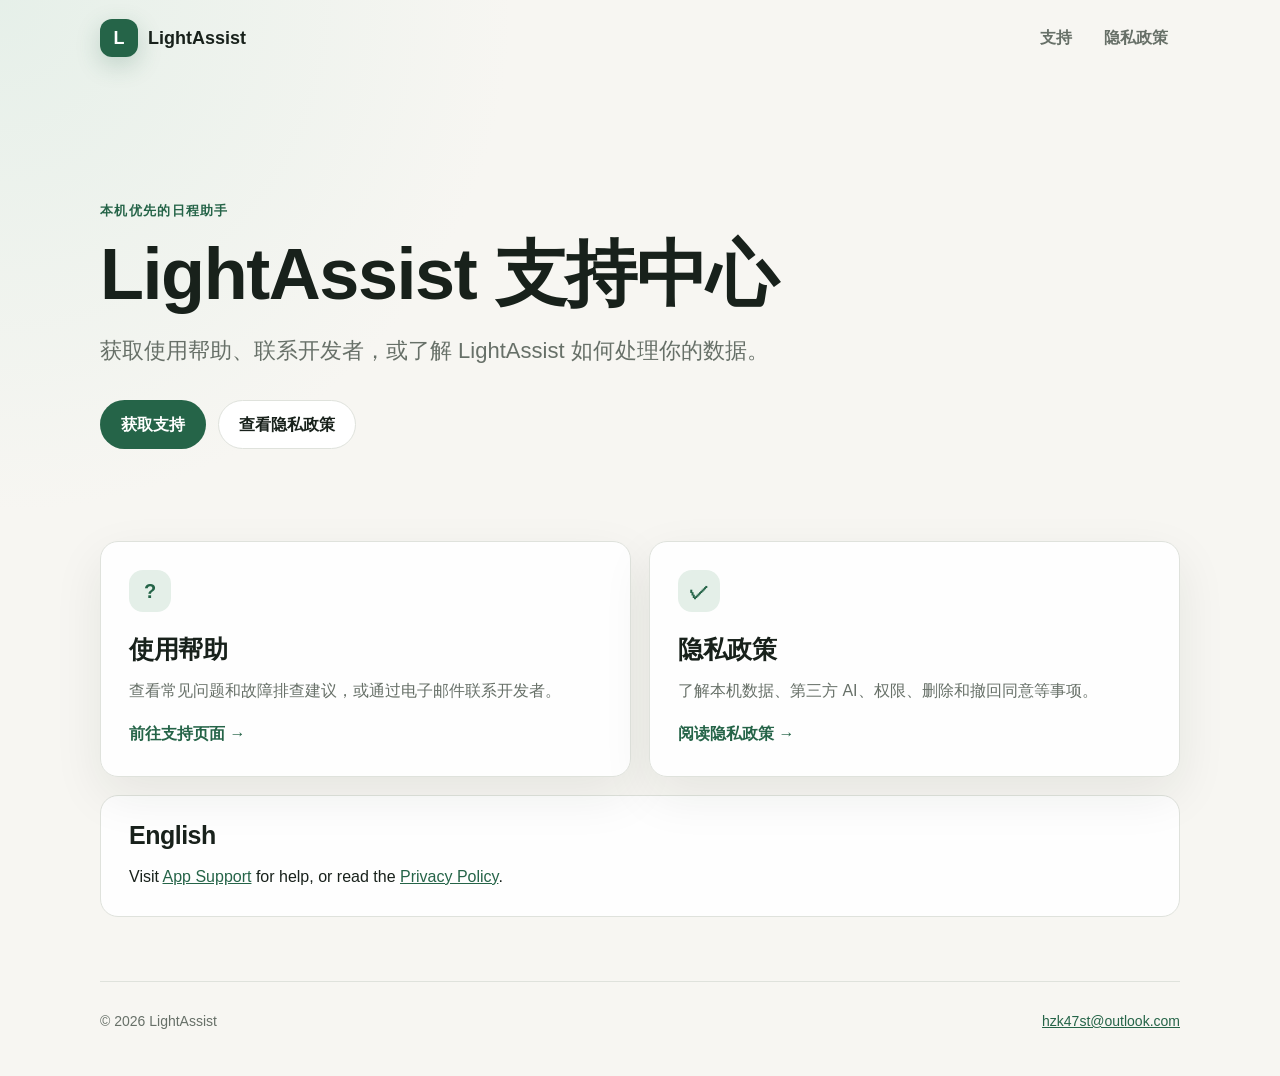
<file: index.html>
<!doctype html>
<html lang="zh-CN">
<head>
  <meta charset="utf-8">
  <meta name="viewport" content="width=device-width, initial-scale=1">
  <meta name="description" content="LightAssist 官方支持与隐私信息。">
  <meta name="theme-color" content="#256448">
  <link rel="canonical" href="https://sniffer123.github.io/apple_support_page/">
  <link rel="stylesheet" href="./styles.css">
  <title>LightAssist 支持</title>
</head>
<body>
  <header class="site-header">
    <a class="brand" href="./" aria-label="LightAssist 支持首页">
      <span class="brand-mark" aria-hidden="true">L</span>
      <span>LightAssist</span>
    </a>
    <nav aria-label="主要导航">
      <a href="./support/">支持</a>
      <a href="./privacy/">隐私政策</a>
    </nav>
  </header>

  <main>
    <section class="hero">
      <div class="eyebrow">本机优先的日程助手</div>
      <h1>LightAssist 支持中心</h1>
      <p class="lead">获取使用帮助、联系开发者，或了解 LightAssist 如何处理你的数据。</p>
      <div class="actions">
        <a class="button primary" href="./support/">获取支持</a>
        <a class="button secondary" href="./privacy/">查看隐私政策</a>
      </div>
    </section>

    <section class="card-grid" aria-label="支持入口">
      <article class="card">
        <div class="card-icon" aria-hidden="true">?</div>
        <h2>使用帮助</h2>
        <p>查看常见问题和故障排查建议，或通过电子邮件联系开发者。</p>
        <a class="text-link" href="./support/">前往支持页面 <span aria-hidden="true">→</span></a>
      </article>
      <article class="card">
        <div class="card-icon" aria-hidden="true">✓</div>
        <h2>隐私政策</h2>
        <p>了解本机数据、第三方 AI、权限、删除和撤回同意等事项。</p>
        <a class="text-link" href="./privacy/">阅读隐私政策 <span aria-hidden="true">→</span></a>
      </article>
    </section>

    <section class="english-note" lang="en">
      <h2>English</h2>
      <p>Visit <a href="./support/#english">App Support</a> for help, or read the <a href="./privacy/#english">Privacy Policy</a>.</p>
    </section>
  </main>

  <footer>
    <p>© 2026 LightAssist</p>
    <p><a href="mailto:hzk47st@outlook.com">hzk47st@outlook.com</a></p>
  </footer>
</body>
</html>
</file>
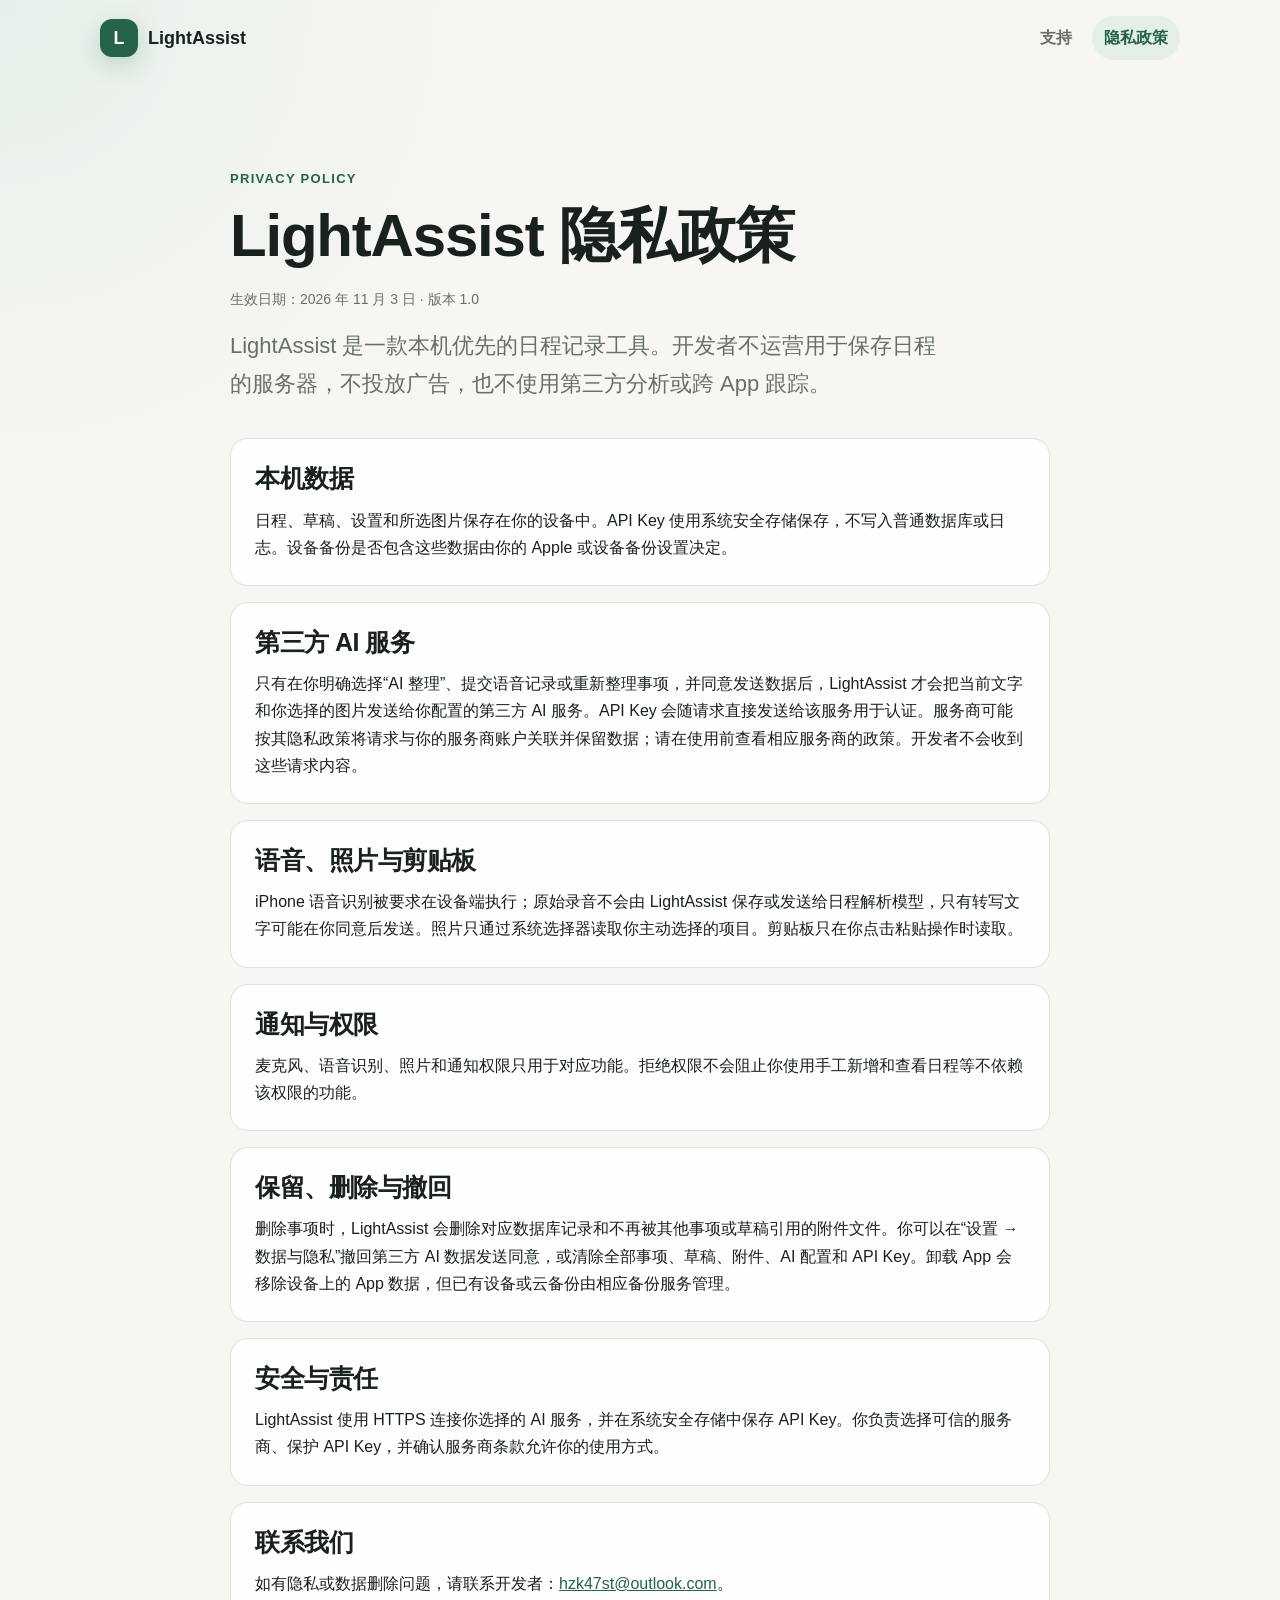
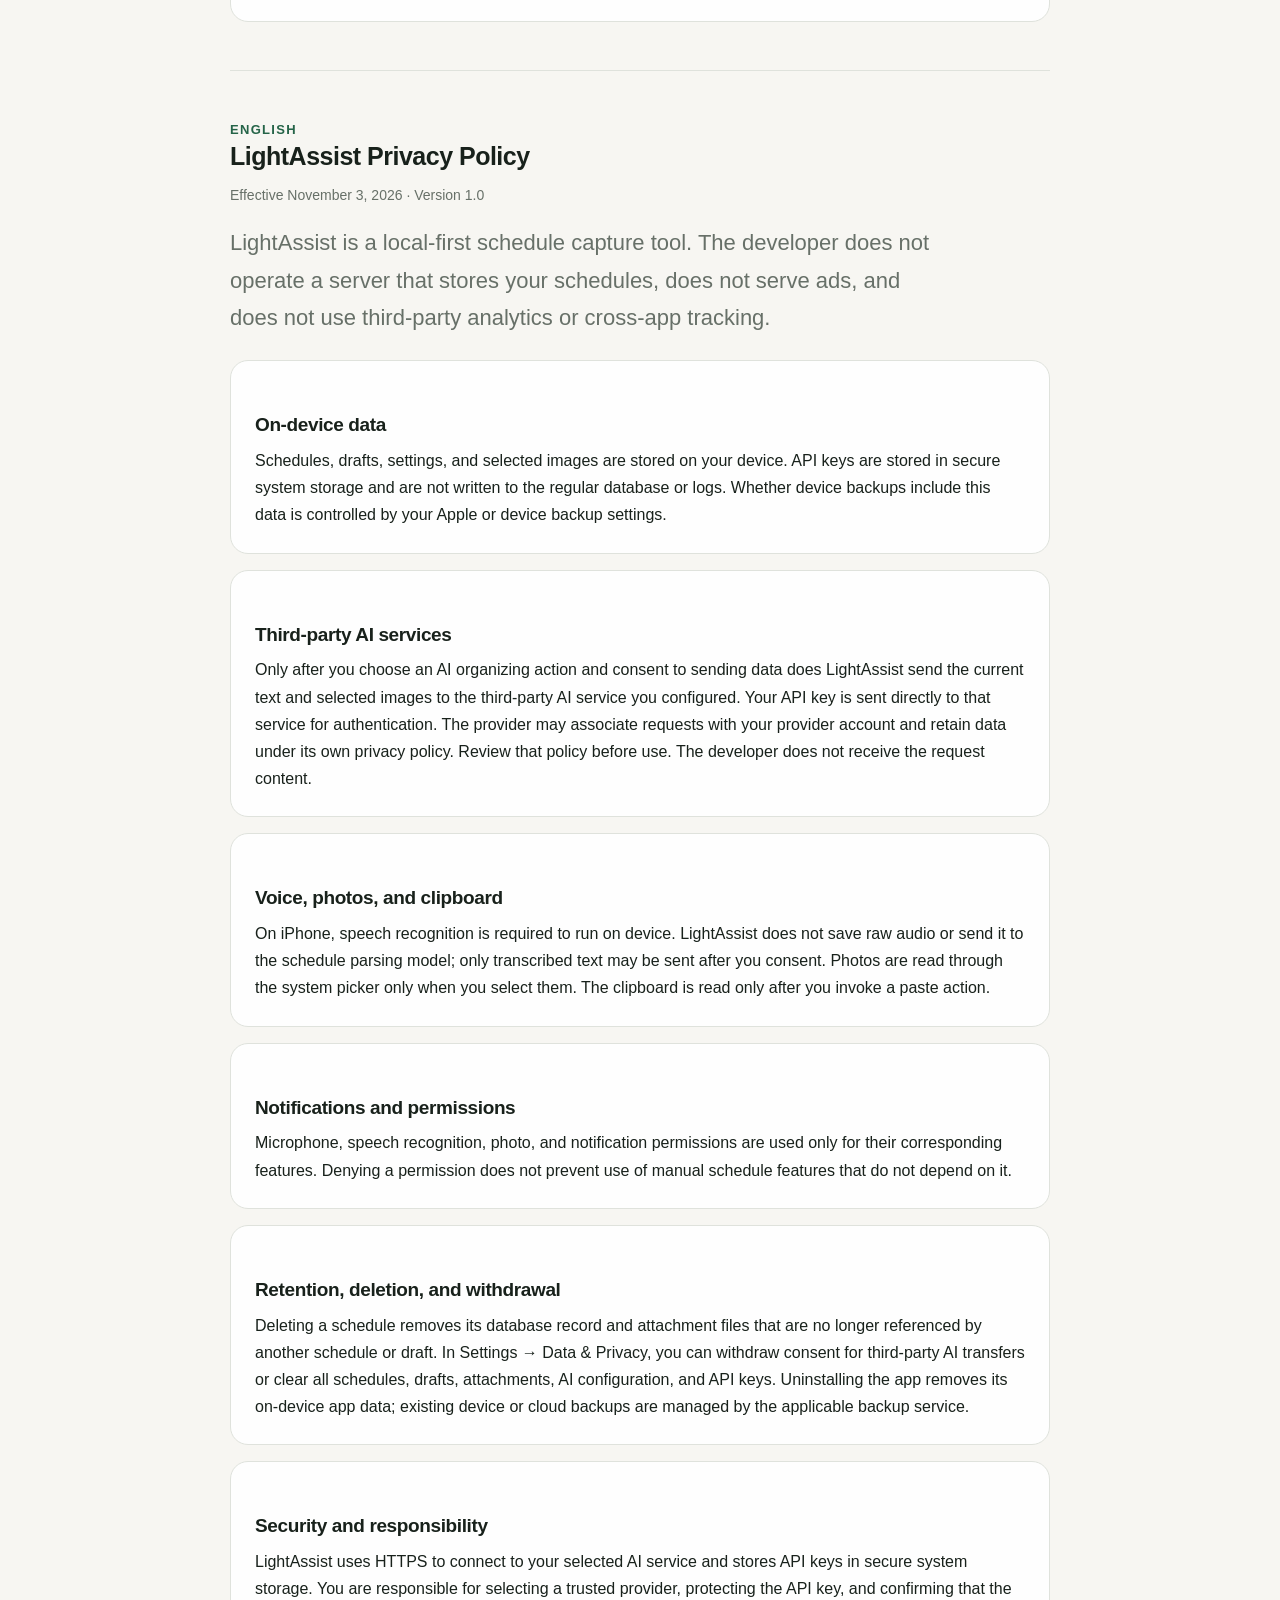
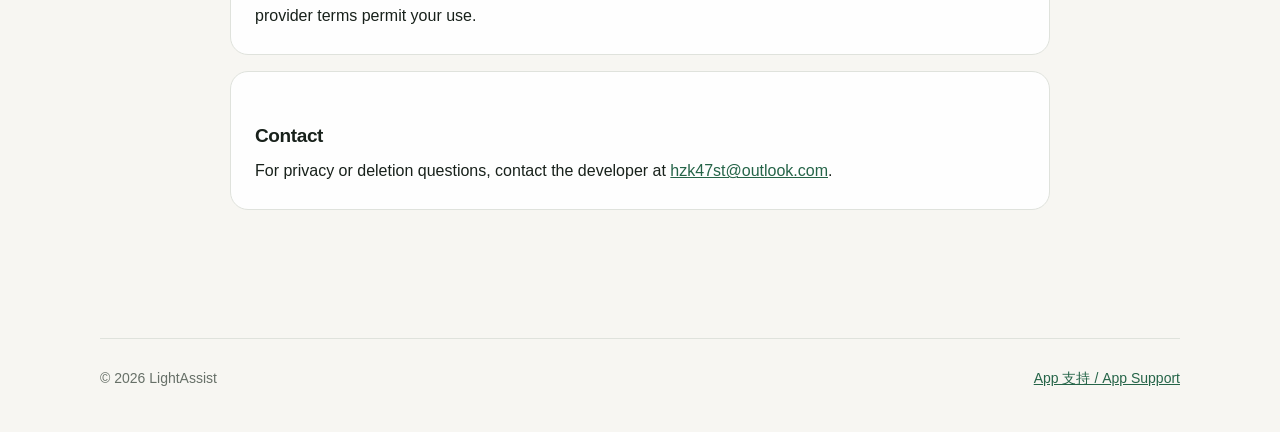
<file: privacy/index.html>
<!doctype html>
<html lang="zh-CN">
<head>
  <meta charset="utf-8">
  <meta name="viewport" content="width=device-width, initial-scale=1">
  <meta name="description" content="LightAssist 隐私政策。">
  <meta name="theme-color" content="#256448">
  <link rel="canonical" href="https://sniffer123.github.io/apple_support_page/privacy/">
  <link rel="stylesheet" href="../styles.css">
  <title>隐私政策 · LightAssist</title>
</head>
<body>
  <header class="site-header">
    <a class="brand" href="../" aria-label="LightAssist 支持首页">
      <span class="brand-mark" aria-hidden="true">L</span>
      <span>LightAssist</span>
    </a>
    <nav aria-label="主要导航">
      <a href="../support/">支持</a>
      <a href="./" aria-current="page">隐私政策</a>
    </nav>
  </header>

  <main class="document policy">
    <div class="document-heading">
      <div class="eyebrow">Privacy Policy</div>
      <h1>LightAssist 隐私政策</h1>
      <p class="updated">生效日期：2026 年 11 月 3 日 · 版本 1.0</p>
      <p class="lead">LightAssist 是一款本机优先的日程记录工具。开发者不运营用于保存日程的服务器，不投放广告，也不使用第三方分析或跨 App 跟踪。</p>
    </div>

    <section class="content-section">
      <h2>本机数据</h2>
      <p>日程、草稿、设置和所选图片保存在你的设备中。API Key 使用系统安全存储保存，不写入普通数据库或日志。设备备份是否包含这些数据由你的 Apple 或设备备份设置决定。</p>
    </section>
    <section class="content-section">
      <h2>第三方 AI 服务</h2>
      <p>只有在你明确选择“AI 整理”、提交语音记录或重新整理事项，并同意发送数据后，LightAssist 才会把当前文字和你选择的图片发送给你配置的第三方 AI 服务。API Key 会随请求直接发送给该服务用于认证。服务商可能按其隐私政策将请求与你的服务商账户关联并保留数据；请在使用前查看相应服务商的政策。开发者不会收到这些请求内容。</p>
    </section>
    <section class="content-section">
      <h2>语音、照片与剪贴板</h2>
      <p>iPhone 语音识别被要求在设备端执行；原始录音不会由 LightAssist 保存或发送给日程解析模型，只有转写文字可能在你同意后发送。照片只通过系统选择器读取你主动选择的项目。剪贴板只在你点击粘贴操作时读取。</p>
    </section>
    <section class="content-section">
      <h2>通知与权限</h2>
      <p>麦克风、语音识别、照片和通知权限只用于对应功能。拒绝权限不会阻止你使用手工新增和查看日程等不依赖该权限的功能。</p>
    </section>
    <section class="content-section">
      <h2>保留、删除与撤回</h2>
      <p>删除事项时，LightAssist 会删除对应数据库记录和不再被其他事项或草稿引用的附件文件。你可以在“设置 → 数据与隐私”撤回第三方 AI 数据发送同意，或清除全部事项、草稿、附件、AI 配置和 API Key。卸载 App 会移除设备上的 App 数据，但已有设备或云备份由相应备份服务管理。</p>
    </section>
    <section class="content-section">
      <h2>安全与责任</h2>
      <p>LightAssist 使用 HTTPS 连接你选择的 AI 服务，并在系统安全存储中保存 API Key。你负责选择可信的服务商、保护 API Key，并确认服务商条款允许你的使用方式。</p>
    </section>
    <section class="content-section">
      <h2>联系我们</h2>
      <p>如有隐私或数据删除问题，请联系开发者：<a href="mailto:hzk47st@outlook.com?subject=LightAssist%20Privacy">hzk47st@outlook.com</a>。</p>
    </section>

    <hr>

    <section class="language-section" id="english" lang="en">
      <div class="document-heading compact">
        <div class="eyebrow">English</div>
        <h2>LightAssist Privacy Policy</h2>
        <p class="updated">Effective November 3, 2026 · Version 1.0</p>
        <p class="lead">LightAssist is a local-first schedule capture tool. The developer does not operate a server that stores your schedules, does not serve ads, and does not use third-party analytics or cross-app tracking.</p>
      </div>

      <section class="content-section">
        <h3>On-device data</h3>
        <p>Schedules, drafts, settings, and selected images are stored on your device. API keys are stored in secure system storage and are not written to the regular database or logs. Whether device backups include this data is controlled by your Apple or device backup settings.</p>
      </section>
      <section class="content-section">
        <h3>Third-party AI services</h3>
        <p>Only after you choose an AI organizing action and consent to sending data does LightAssist send the current text and selected images to the third-party AI service you configured. Your API key is sent directly to that service for authentication. The provider may associate requests with your provider account and retain data under its own privacy policy. Review that policy before use. The developer does not receive the request content.</p>
      </section>
      <section class="content-section">
        <h3>Voice, photos, and clipboard</h3>
        <p>On iPhone, speech recognition is required to run on device. LightAssist does not save raw audio or send it to the schedule parsing model; only transcribed text may be sent after you consent. Photos are read through the system picker only when you select them. The clipboard is read only after you invoke a paste action.</p>
      </section>
      <section class="content-section">
        <h3>Notifications and permissions</h3>
        <p>Microphone, speech recognition, photo, and notification permissions are used only for their corresponding features. Denying a permission does not prevent use of manual schedule features that do not depend on it.</p>
      </section>
      <section class="content-section">
        <h3>Retention, deletion, and withdrawal</h3>
        <p>Deleting a schedule removes its database record and attachment files that are no longer referenced by another schedule or draft. In Settings → Data &amp; Privacy, you can withdraw consent for third-party AI transfers or clear all schedules, drafts, attachments, AI configuration, and API keys. Uninstalling the app removes its on-device app data; existing device or cloud backups are managed by the applicable backup service.</p>
      </section>
      <section class="content-section">
        <h3>Security and responsibility</h3>
        <p>LightAssist uses HTTPS to connect to your selected AI service and stores API keys in secure system storage. You are responsible for selecting a trusted provider, protecting the API key, and confirming that the provider terms permit your use.</p>
      </section>
      <section class="content-section">
        <h3>Contact</h3>
        <p>For privacy or deletion questions, contact the developer at <a href="mailto:hzk47st@outlook.com?subject=LightAssist%20Privacy">hzk47st@outlook.com</a>.</p>
      </section>
    </section>
  </main>

  <footer>
    <p>© 2026 LightAssist</p>
    <p><a href="../support/">App 支持 / App Support</a></p>
  </footer>
</body>
</html>
</file>
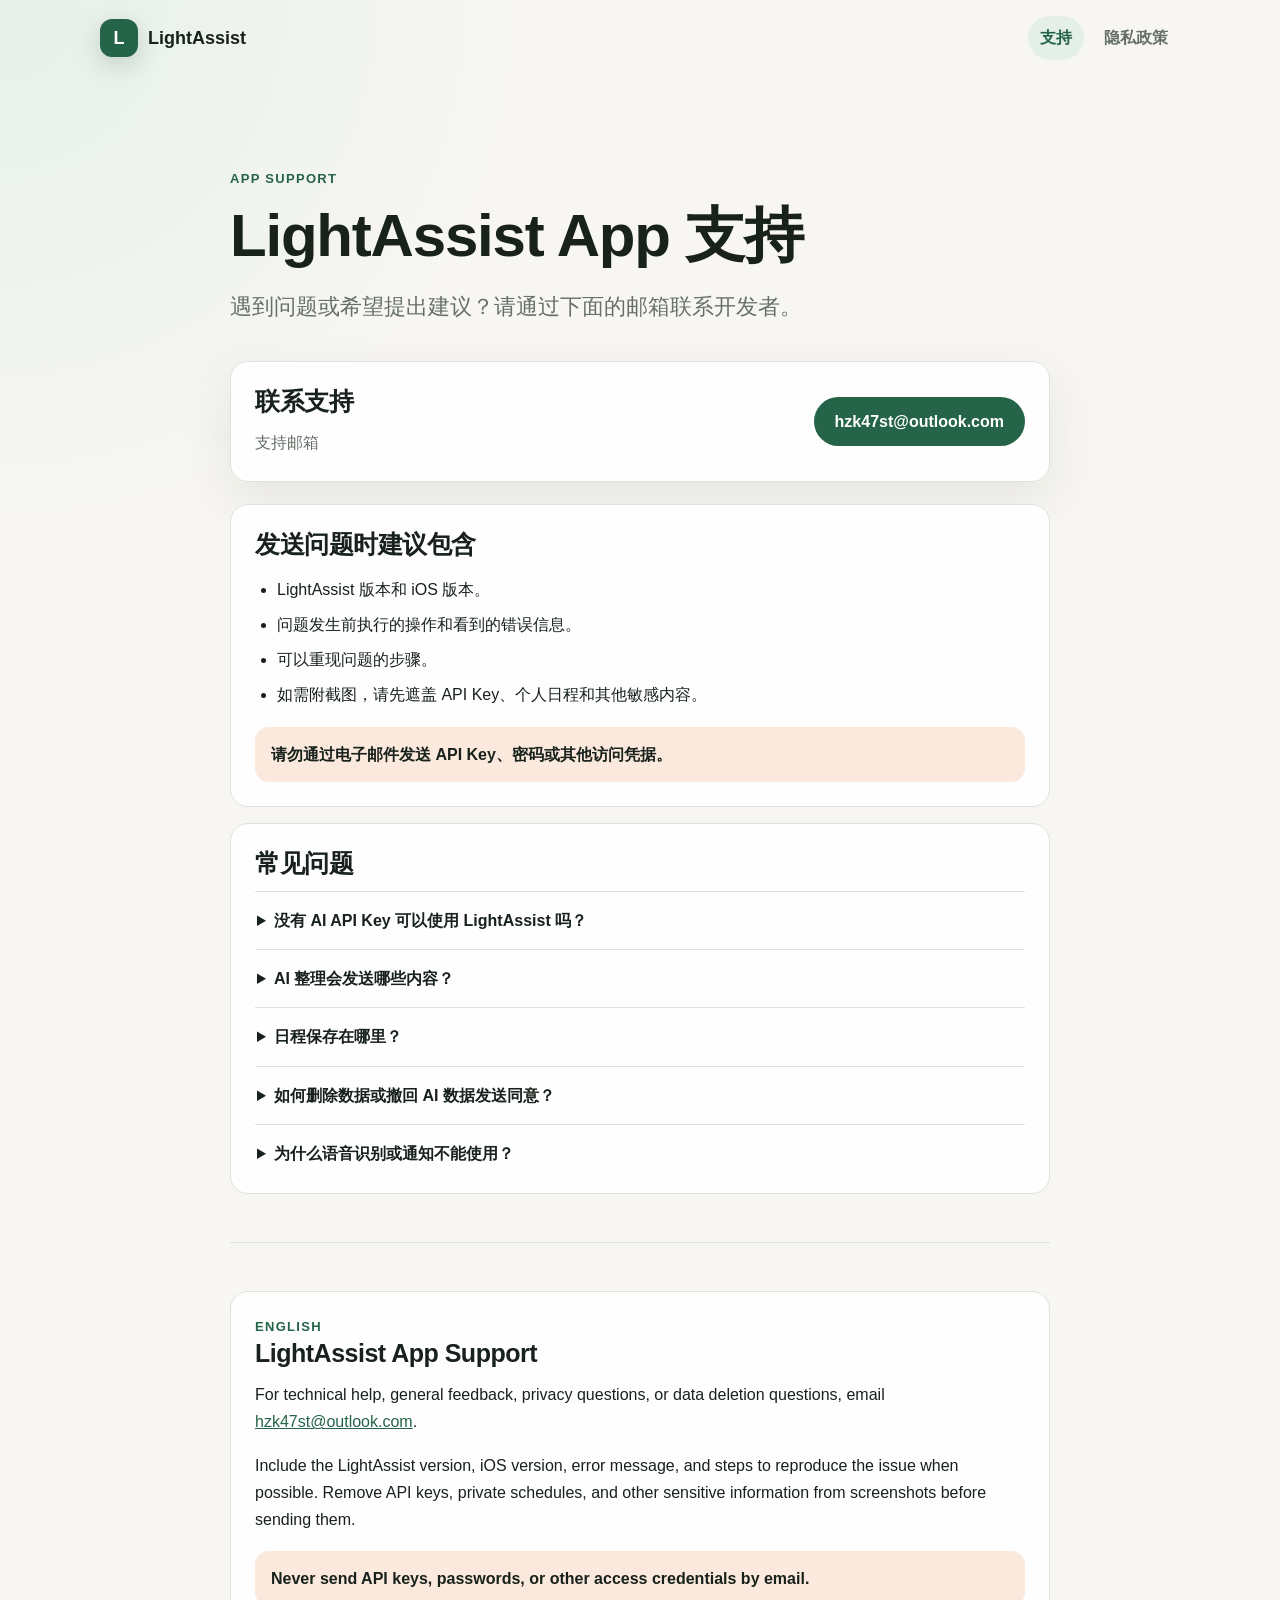
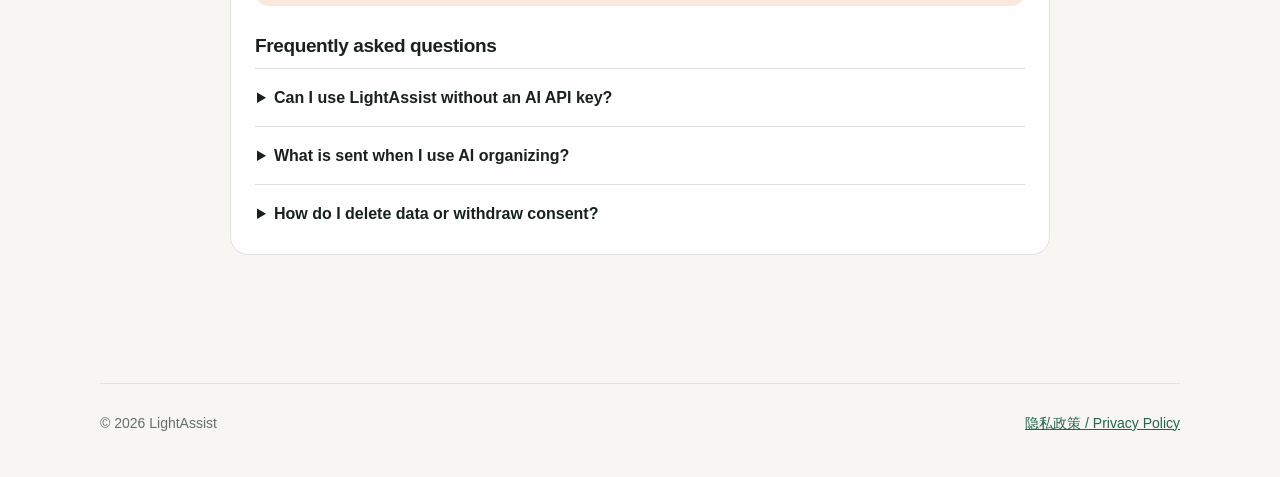
<file: support/index.html>
<!doctype html>
<html lang="zh-CN">
<head>
  <meta charset="utf-8">
  <meta name="viewport" content="width=device-width, initial-scale=1">
  <meta name="description" content="LightAssist App 支持、常见问题与联系方式。">
  <meta name="theme-color" content="#256448">
  <link rel="canonical" href="https://sniffer123.github.io/apple_support_page/support/">
  <link rel="stylesheet" href="../styles.css">
  <title>App 支持 · LightAssist</title>
</head>
<body>
  <header class="site-header">
    <a class="brand" href="../" aria-label="LightAssist 支持首页">
      <span class="brand-mark" aria-hidden="true">L</span>
      <span>LightAssist</span>
    </a>
    <nav aria-label="主要导航">
      <a href="./" aria-current="page">支持</a>
      <a href="../privacy/">隐私政策</a>
    </nav>
  </header>

  <main class="document">
    <div class="document-heading">
      <div class="eyebrow">App Support</div>
      <h1>LightAssist App 支持</h1>
      <p class="lead">遇到问题或希望提出建议？请通过下面的邮箱联系开发者。</p>
    </div>

    <section class="contact-card" aria-labelledby="contact-title">
      <div>
        <h2 id="contact-title">联系支持</h2>
        <p>支持邮箱</p>
      </div>
      <a class="button primary" href="mailto:hzk47st@outlook.com?subject=LightAssist%20App%20Support">hzk47st@outlook.com</a>
    </section>

    <section class="content-section">
      <h2>发送问题时建议包含</h2>
      <ul>
        <li>LightAssist 版本和 iOS 版本。</li>
        <li>问题发生前执行的操作和看到的错误信息。</li>
        <li>可以重现问题的步骤。</li>
        <li>如需附截图，请先遮盖 API Key、个人日程和其他敏感内容。</li>
      </ul>
      <div class="notice"><strong>请勿通过电子邮件发送 API Key、密码或其他访问凭据。</strong></div>
    </section>

    <section class="content-section">
      <h2>常见问题</h2>
      <details>
        <summary>没有 AI API Key 可以使用 LightAssist 吗？</summary>
        <p>可以。手工新增、编辑、完成、删除和查看日程，以及本地提醒，都不依赖 AI API Key。</p>
      </details>
      <details>
        <summary>AI 整理会发送哪些内容？</summary>
        <p>只有在你主动使用 AI 整理并明确同意后，当前文字和你选择的图片才会发送给你配置的第三方 AI 服务。原始录音不会发送给日程解析模型。</p>
      </details>
      <details>
        <summary>日程保存在哪里？</summary>
        <p>日程、草稿、设置和所选图片保存在设备中。LightAssist 开发者不运营用于保存这些日程数据的服务器。</p>
      </details>
      <details>
        <summary>如何删除数据或撤回 AI 数据发送同意？</summary>
        <p>打开 LightAssist 的“设置 → 数据与隐私”，你可以撤回第三方 AI 数据发送同意，或清除事项、草稿、附件、AI 配置和 API Key。</p>
      </details>
      <details>
        <summary>为什么语音识别或通知不能使用？</summary>
        <p>请在 iPhone 系统设置中检查 LightAssist 的麦克风、语音识别和通知权限。语音识别还要求设备端中文模型可用。</p>
      </details>
    </section>

    <hr>

    <section class="content-section language-section" id="english" lang="en">
      <div class="eyebrow">English</div>
      <h2>LightAssist App Support</h2>
      <p>For technical help, general feedback, privacy questions, or data deletion questions, email <a href="mailto:hzk47st@outlook.com?subject=LightAssist%20App%20Support">hzk47st@outlook.com</a>.</p>
      <p>Include the LightAssist version, iOS version, error message, and steps to reproduce the issue when possible. Remove API keys, private schedules, and other sensitive information from screenshots before sending them.</p>
      <div class="notice"><strong>Never send API keys, passwords, or other access credentials by email.</strong></div>

      <h3>Frequently asked questions</h3>
      <details>
        <summary>Can I use LightAssist without an AI API key?</summary>
        <p>Yes. Creating, editing, completing, deleting, and viewing schedules manually, as well as local reminders, do not require an AI API key.</p>
      </details>
      <details>
        <summary>What is sent when I use AI organizing?</summary>
        <p>Only after you initiate AI organizing and explicitly consent are the current text and selected images sent to the third-party AI service you configured. Raw audio is not sent to the schedule parsing model.</p>
      </details>
      <details>
        <summary>How do I delete data or withdraw consent?</summary>
        <p>In LightAssist, open Settings → Data &amp; Privacy to withdraw consent for third-party AI transfers or clear schedules, drafts, attachments, AI configuration, and API keys.</p>
      </details>
    </section>
  </main>

  <footer>
    <p>© 2026 LightAssist</p>
    <p><a href="../privacy/">隐私政策 / Privacy Policy</a></p>
  </footer>
</body>
</html>
</file>
<file: styles.css>
:root {
  color-scheme: light dark;
  --background: #f7f6f2;
  --surface: #ffffff;
  --surface-muted: #eeeee8;
  --text: #18211b;
  --text-secondary: #677068;
  --border: #dfe2dc;
  --brand: #256448;
  --brand-pressed: #1b4f38;
  --brand-soft: #e4efe8;
  --warning-soft: #fae9dc;
  --shadow: 0 18px 50px rgba(24, 33, 27, 0.08);
  --radius: 18px;
  font-family: -apple-system, BlinkMacSystemFont, "Segoe UI", "PingFang SC", "Hiragino Sans GB", "Microsoft YaHei", sans-serif;
}

* { box-sizing: border-box; }

html { scroll-behavior: smooth; }

body {
  margin: 0;
  min-height: 100vh;
  background:
    radial-gradient(circle at top left, rgba(228, 239, 232, 0.9), transparent 32rem),
    var(--background);
  color: var(--text);
  line-height: 1.7;
}

a { color: var(--brand); }
a:hover { color: var(--brand-pressed); }

.site-header,
main,
footer {
  width: min(1080px, calc(100% - 40px));
  margin-inline: auto;
}

.site-header {
  min-height: 76px;
  display: flex;
  align-items: center;
  justify-content: space-between;
  gap: 24px;
}

.brand {
  display: inline-flex;
  align-items: center;
  gap: 10px;
  color: var(--text);
  font-size: 18px;
  font-weight: 760;
  text-decoration: none;
}

.brand:hover { color: var(--text); }

.brand-mark {
  display: grid;
  place-items: center;
  width: 38px;
  height: 38px;
  border-radius: 12px;
  background: var(--brand);
  color: white;
  box-shadow: 0 8px 24px rgba(37, 100, 72, 0.22);
}

nav { display: flex; gap: 8px; }

nav a {
  padding: 8px 12px;
  border-radius: 999px;
  color: var(--text-secondary);
  font-weight: 650;
  text-decoration: none;
}

nav a:hover,
nav a[aria-current="page"] {
  background: var(--brand-soft);
  color: var(--brand);
}

.hero {
  padding: clamp(68px, 11vw, 124px) 0 clamp(56px, 8vw, 92px);
  max-width: 780px;
}

.eyebrow {
  color: var(--brand);
  font-size: 13px;
  font-weight: 800;
  letter-spacing: 0.1em;
  text-transform: uppercase;
}

h1,
h2,
h3 {
  line-height: 1.25;
  letter-spacing: -0.02em;
}

h1 {
  margin: 14px 0 20px;
  font-size: clamp(40px, 8vw, 72px);
  line-height: 1.06;
}

h2 { margin: 0 0 12px; font-size: 25px; }
h3 { margin: 28px 0 10px; font-size: 19px; }

p { margin: 0 0 16px; }

.lead {
  max-width: 720px;
  color: var(--text-secondary);
  font-size: clamp(18px, 2.8vw, 22px);
}

.actions {
  display: flex;
  flex-wrap: wrap;
  gap: 12px;
  margin-top: 30px;
}

.button {
  display: inline-flex;
  align-items: center;
  justify-content: center;
  min-height: 48px;
  padding: 10px 20px;
  border: 1px solid transparent;
  border-radius: 999px;
  font-weight: 760;
  text-decoration: none;
}

.button.primary { background: var(--brand); color: white; }
.button.primary:hover { background: var(--brand-pressed); color: white; }
.button.secondary { border-color: var(--border); background: var(--surface); color: var(--text); }

.card-grid {
  display: grid;
  grid-template-columns: repeat(2, minmax(0, 1fr));
  gap: 18px;
}

.card,
.english-note,
.content-section,
.contact-card {
  border: 1px solid var(--border);
  border-radius: var(--radius);
  background: color-mix(in srgb, var(--surface) 94%, transparent);
  box-shadow: var(--shadow);
}

.card { padding: 28px; }

.card-icon {
  display: grid;
  place-items: center;
  width: 42px;
  height: 42px;
  margin-bottom: 22px;
  border-radius: 14px;
  background: var(--brand-soft);
  color: var(--brand);
  font-size: 20px;
  font-weight: 800;
}

.card p { color: var(--text-secondary); }
.text-link { font-weight: 750; text-decoration: none; }

.english-note {
  margin-top: 18px;
  padding: 24px 28px 10px;
  box-shadow: none;
}

.document {
  max-width: 820px;
  padding: clamp(56px, 8vw, 92px) 0 48px;
}

.document-heading { margin-bottom: 36px; }
.document-heading.compact { margin-bottom: 24px; }
.document h1 { font-size: clamp(38px, 7vw, 60px); }
.updated { color: var(--text-secondary); font-size: 14px; }

.contact-card {
  display: flex;
  align-items: center;
  justify-content: space-between;
  gap: 24px;
  margin-bottom: 22px;
  padding: 24px;
}

.contact-card p { margin: 0; color: var(--text-secondary); }

.content-section {
  margin-bottom: 16px;
  padding: 24px;
  box-shadow: none;
}

.content-section p:last-child,
.content-section ul:last-child { margin-bottom: 0; }

ul { padding-left: 22px; }
li + li { margin-top: 8px; }

.notice {
  margin-top: 18px;
  padding: 14px 16px;
  border-radius: 14px;
  background: var(--warning-soft);
}

details {
  border-top: 1px solid var(--border);
  padding: 15px 2px;
}

details:last-child { padding-bottom: 2px; }
summary { cursor: pointer; color: var(--text); font-weight: 730; }
details p { padding-top: 10px; color: var(--text-secondary); }

hr {
  height: 1px;
  margin: 48px 0;
  border: 0;
  background: var(--border);
}

.language-section { scroll-margin-top: 20px; }

footer {
  display: flex;
  justify-content: space-between;
  gap: 20px;
  margin-top: 64px;
  padding: 28px 0 42px;
  border-top: 1px solid var(--border);
  color: var(--text-secondary);
  font-size: 14px;
}

footer p { margin: 0; }

@media (prefers-color-scheme: dark) {
  :root {
    --background: #111512;
    --surface: #1a201c;
    --surface-muted: #242b26;
    --text: #f1f5f2;
    --text-secondary: #aab5ac;
    --border: #343d36;
    --brand: #73c99b;
    --brand-pressed: #91d9b2;
    --brand-soft: #203b2d;
    --warning-soft: #49301e;
    --shadow: 0 18px 50px rgba(0, 0, 0, 0.22);
  }

  .button.primary,
  .brand-mark { color: #102118; }
}

@media (max-width: 660px) {
  .site-header,
  main,
  footer { width: min(100% - 28px, 1080px); }

  .site-header { align-items: flex-start; padding-top: 16px; }
  nav { flex-direction: column; align-items: flex-end; gap: 2px; }
  nav a { padding: 5px 10px; }
  .card-grid { grid-template-columns: 1fr; }
  .contact-card { align-items: flex-start; flex-direction: column; }
  .contact-card .button { width: 100%; }
  footer { flex-direction: column; }
}

@media (prefers-reduced-motion: reduce) {
  html { scroll-behavior: auto; }
}
</file>
